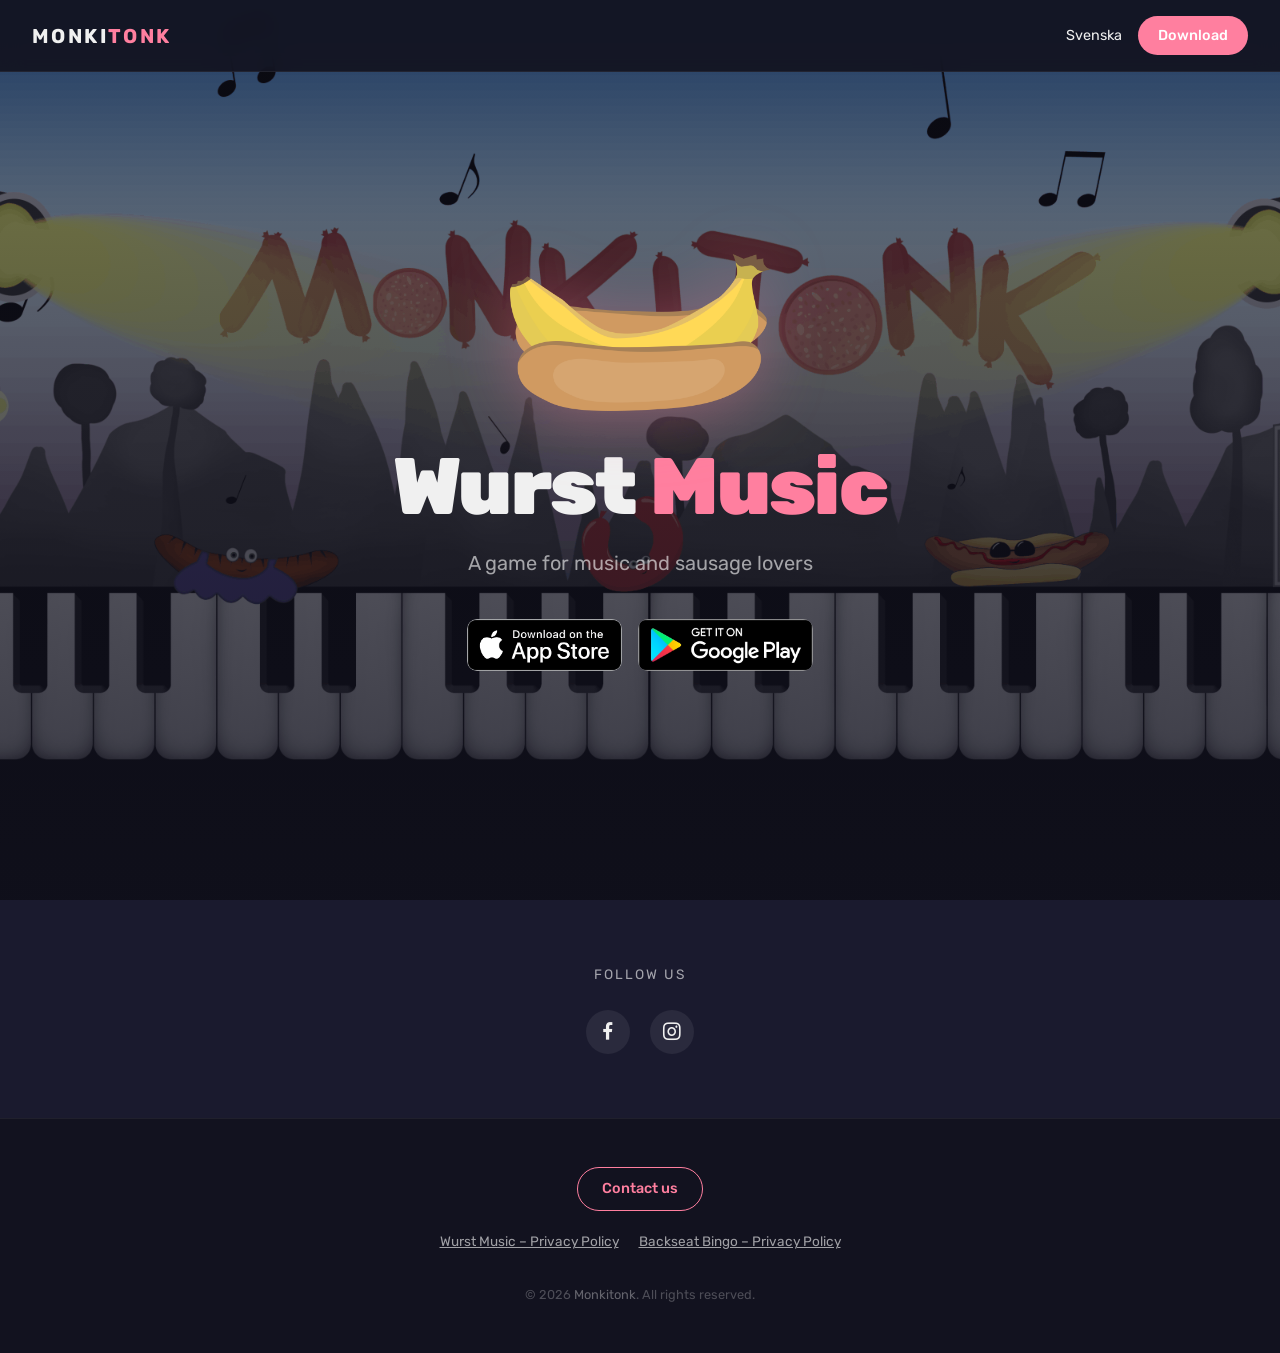
<file: index.html>
<!DOCTYPE html>
<html lang="en">
<head>
  <meta charset="UTF-8">
  <meta name="viewport" content="width=device-width, initial-scale=1.0">
  <meta name="description" content="A game for music and sausage lovers, made by Monkitonk.">
  <link rel="canonical" href="https://monkitonk.com/">
  <link rel="alternate" hreflang="sv" href="https://monkitonk.com/sv/">
  <link rel="alternate" hreflang="en" href="https://monkitonk.com/">
  <link rel="alternate" hreflang="x-default" href="https://monkitonk.com/">
  <title>Wurst Music – Monkitonk</title>
  <link href="https://fonts.googleapis.com/css2?family=Rubik:wght@400;500;700;900&display=swap" rel="stylesheet">
  <link rel="stylesheet" href="assets/socicon/css/styles.css">
  <link rel="stylesheet" href="assets/site.css">
</head>
<body>

  <nav>
    <a href="./" class="logo">MONKI<span>TONK</span></a>
    <div class="nav-actions">
      <a class="language-link" href="sv/" lang="sv" hreflang="sv">Svenska</a>
      <a href="#download" class="btn-nav">Download</a>
    </div>
  </nav>

  <section class="hero">
    <img class="game-logo" src="assets/images/bananasausagetoinsta.png" alt="Wurst Music">
    <h1>Wurst <span>Music</span></h1>
    <p>A game for music and sausage lovers</p>
    <div class="download-buttons" id="download">
      <a href="https://apps.apple.com/se/app/wurst-music/id1530713475" target="_blank" rel="noopener">
        <img src="assets/images/appstore.png" alt="Download on the App Store">
      </a>
      <a href="https://play.google.com/store/apps/details?id=com.Monkitonk.WurstMusic" target="_blank" rel="noopener">
        <img src="assets/images/googleplay.png" alt="Get it on Google Play">
      </a>
    </div>
  </section>

  <section class="social">
    <p>Follow us</p>
    <div class="social-icons">
<a href="https://www.facebook.com/MonkitonkApps/" target="_blank" rel="noopener" aria-label="Facebook">
        <span class="socicon socicon-facebook"></span>
      </a>
      <a href="https://www.instagram.com/monkitonkapps/" target="_blank" rel="noopener" aria-label="Instagram">
        <span class="socicon socicon-instagram"></span>
      </a>
    </div>
  </section>

  <footer>
    <a href="mailto:contact.monkitonk@gmail.com" class="btn-outline">Contact us</a>
    <div class="policy-links">
      <a href="PrivatePolicy/">Wurst Music – Privacy Policy</a>
      <a href="carbingo/privacy/#english">Backseat Bingo – Privacy Policy</a>
    </div>
    <p class="copyright">
      &copy; 2026 <a href="./">Monkitonk</a>. All rights reserved.
    </p>
  </footer>

</body>
</html>
</file>
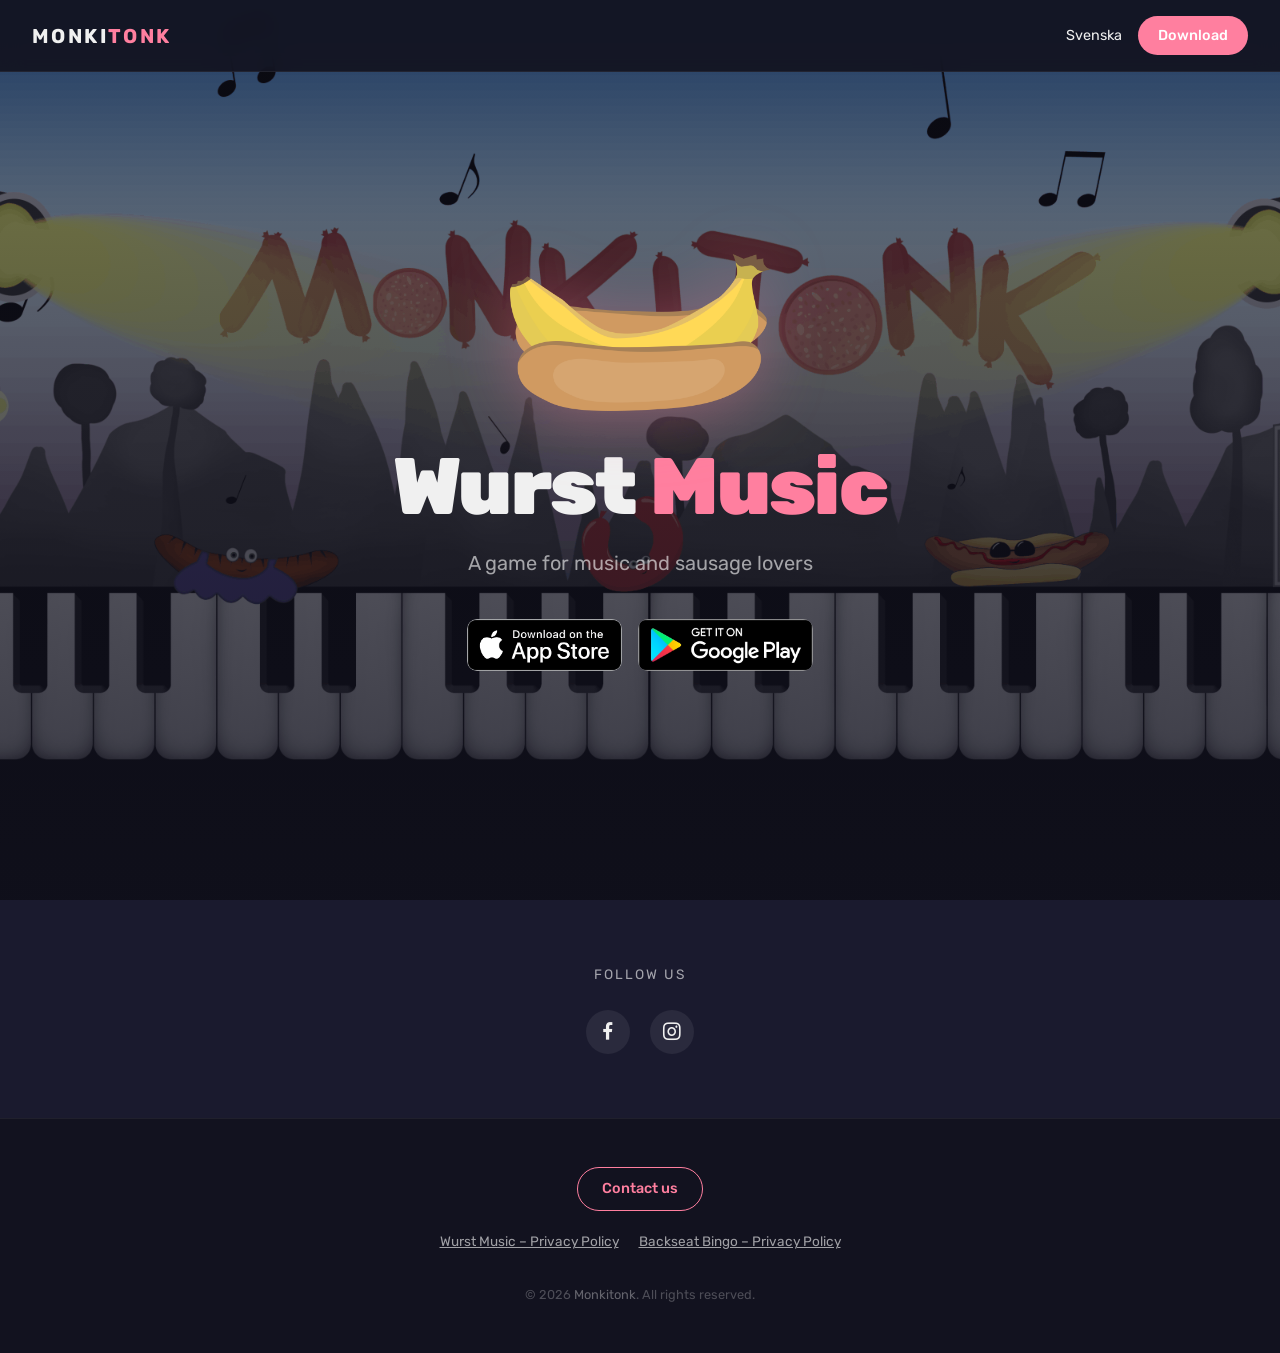
<file: en/index.html>
<!doctype html>
<html lang="en">
<head>
  <meta charset="utf-8">
  <meta name="viewport" content="width=device-width, initial-scale=1">
  <meta http-equiv="refresh" content="0; url=../">
  <link rel="canonical" href="https://monkitonk.com/">
  <meta name="robots" content="noindex">
  <title>Monkitonk</title>
</head>
<body><p><a href="../">Continue to Monkitonk</a></p></body>
</html>
</file>
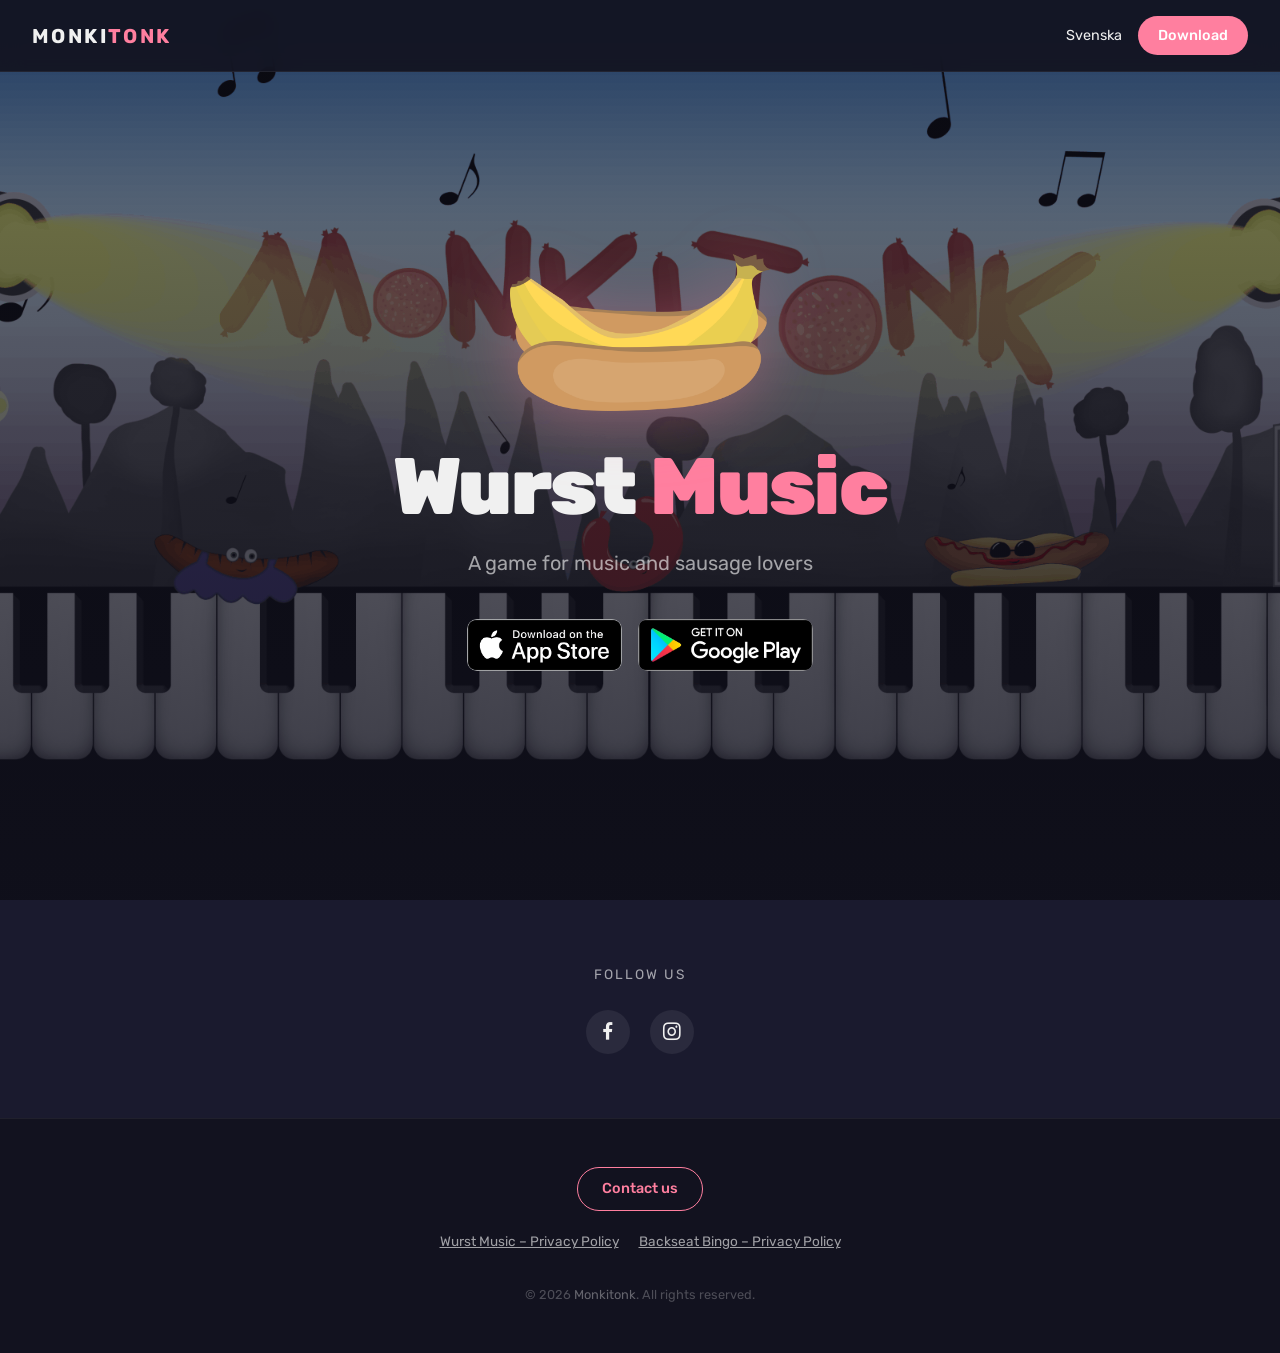
<file: monkitonk_com/index.html>
<!doctype html>
<html lang="en">
<head>
  <meta charset="utf-8">
  <meta name="viewport" content="width=device-width, initial-scale=1">
  <meta http-equiv="refresh" content="0; url=../">
  <meta name="robots" content="noindex">
  <title>Monkitonk</title>
</head>
<body><p><a href="../">Continue to Monkitonk in English</a></p></body>
</html>
</file>
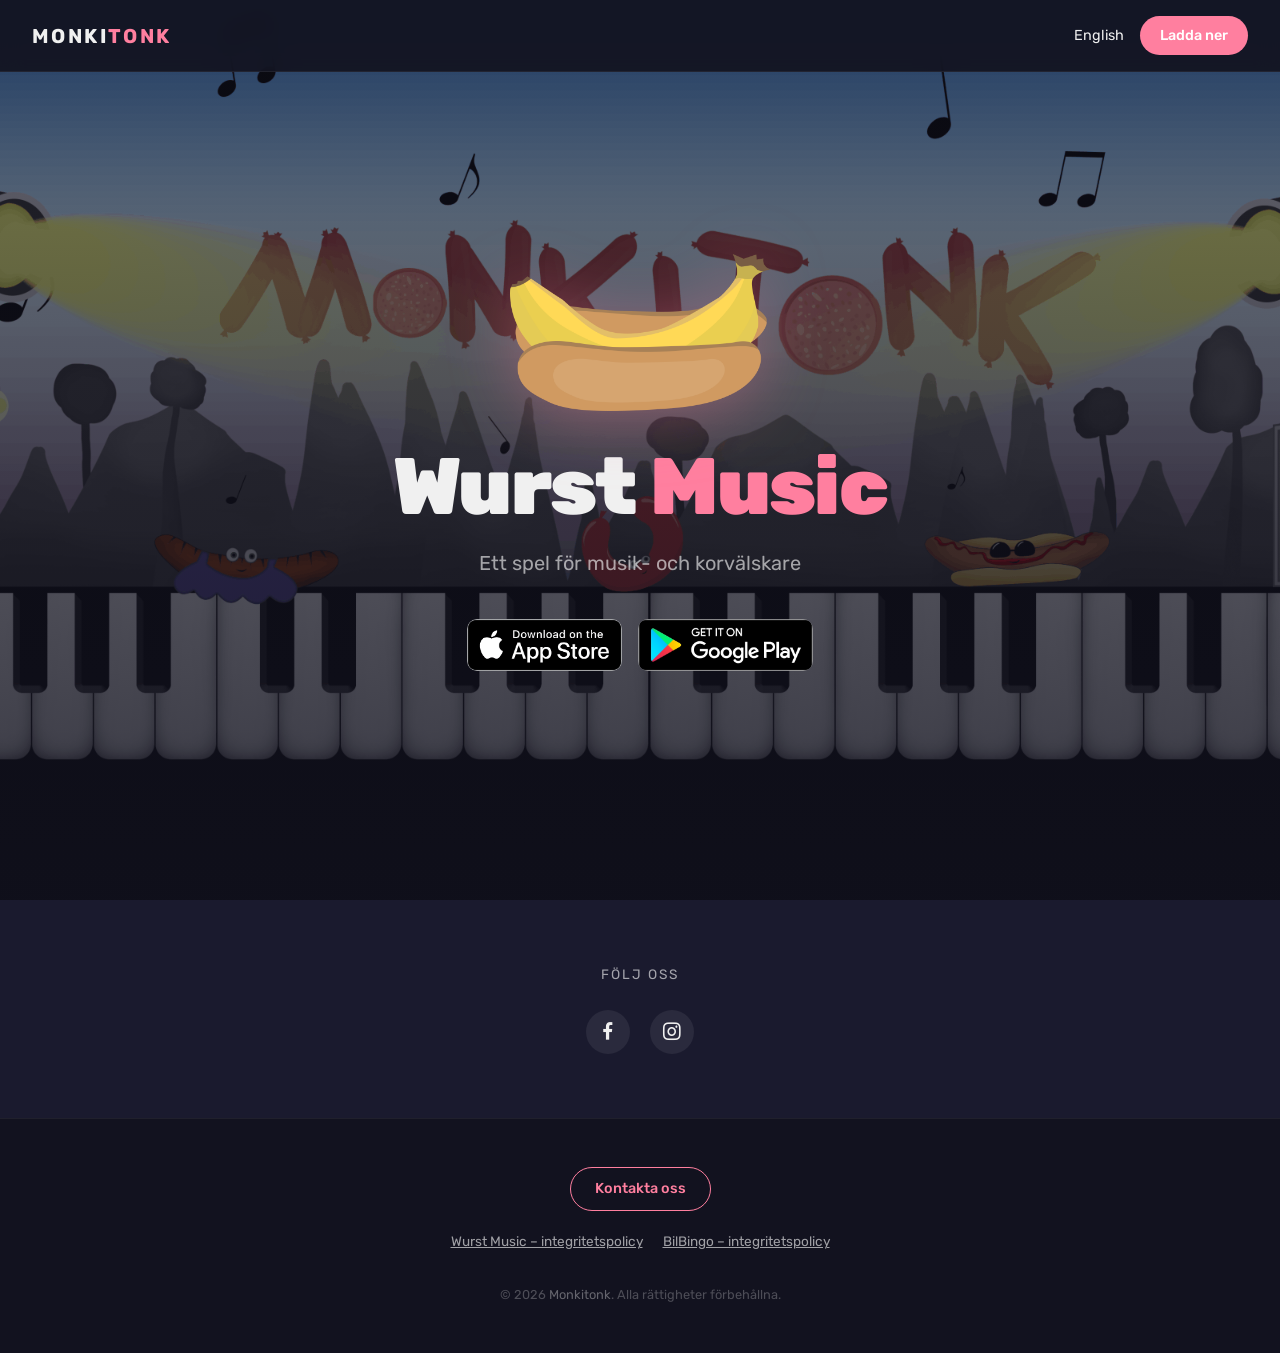
<file: monkitonk_se/index.html>
<!doctype html>
<html lang="sv">
<head>
  <meta charset="utf-8">
  <meta name="viewport" content="width=device-width, initial-scale=1">
  <meta http-equiv="refresh" content="0; url=../sv/">
  <meta name="robots" content="noindex">
  <title>Monkitonk</title>
</head>
<body><p><a href="../sv/">Fortsätt till Monkitonk på svenska</a></p></body>
</html>
</file>
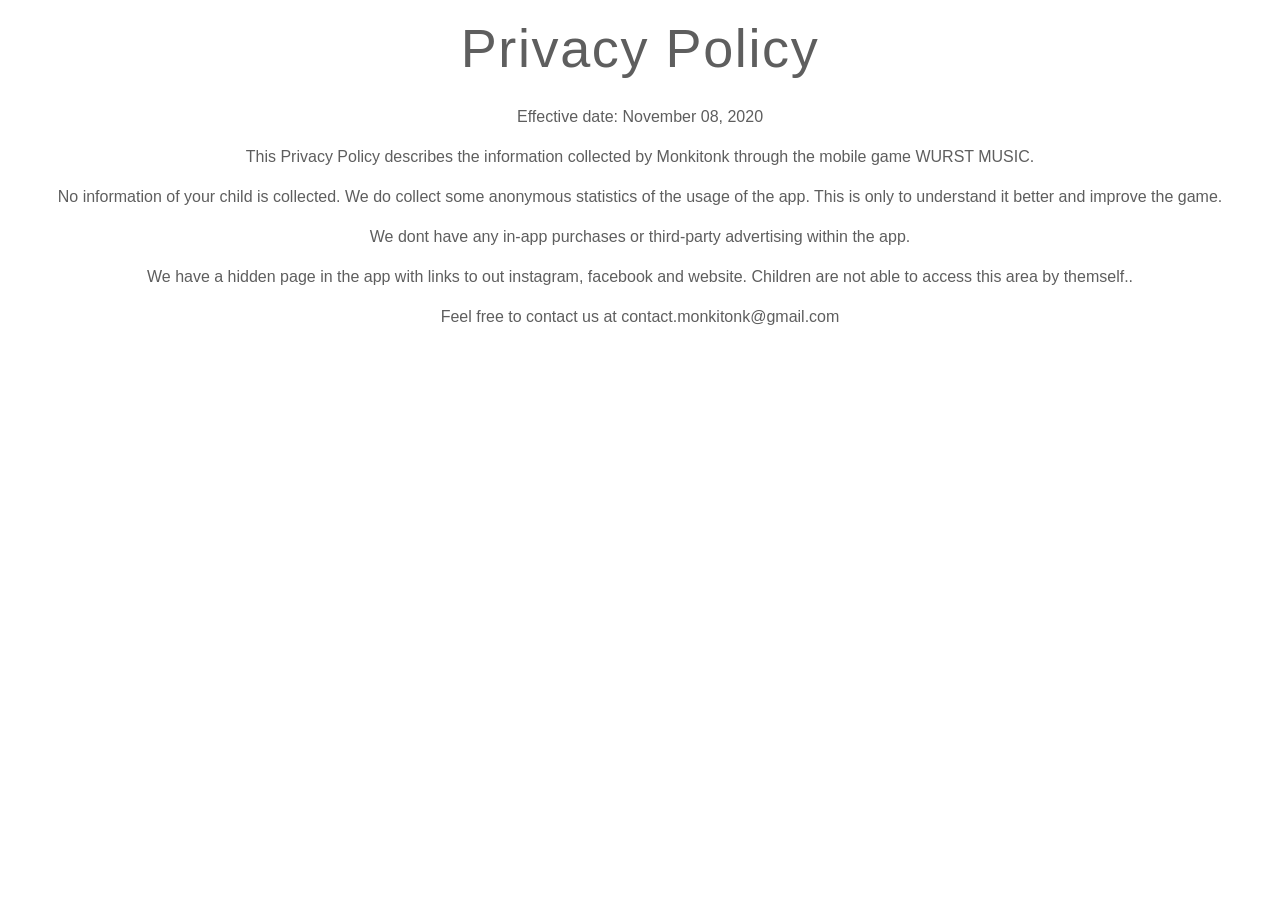
<file: PrivatePolicy/index.html>
<!DOCTYPE html>
<html lang="en">

<head>
    <link href="https://fonts.googleapis.com/css?family=Black+Ops+One" rel="stylesheet">
    <link rel="stylesheet" href="https://maxcdn.bootstrapcdn.com/bootstrap/4.0.0-beta.2/css/bootstrap.min.css" integrity="sha384-PsH8R72JQ3SOdhVi3uxftmaW6Vc51MKb0q5P2rRUpPvrszuE4W1povHYgTpBfshb"
        crossorigin="anonymous">

    <meta charset="UTF-8">
    <meta name="viewport" content="width=device-width, initial-scale=1.0">
    <meta http-equiv="X-UA-Compatible" content="ie=edge">
    <link rel="stylesheet" href="style.css">
    <title>Privacy Policy</title>
</head>

<body>

    <header>
        <h1>Privacy Policy</h1>
    </header>

    <p>Effective date: November 08, 2020</p>

    <p>This Privacy Policy describes the information collected by Monkitonk through the mobile game WURST MUSIC. </p>

    <p> No information of your child is collected. We do collect some anonymous statistics of the usage of the app.
      This is only to understand it better and improve the game. </p>
    <p> We dont have any in-app purchases or third-party advertising within the app.</p>
    <p> We have a hidden page in the app with links to out instagram, facebook and website. Children are not able to access this area by themself..</p>
    <p> Feel free to contact us at contact.monkitonk@gmail.com</p>

</body>

</html>
</file>
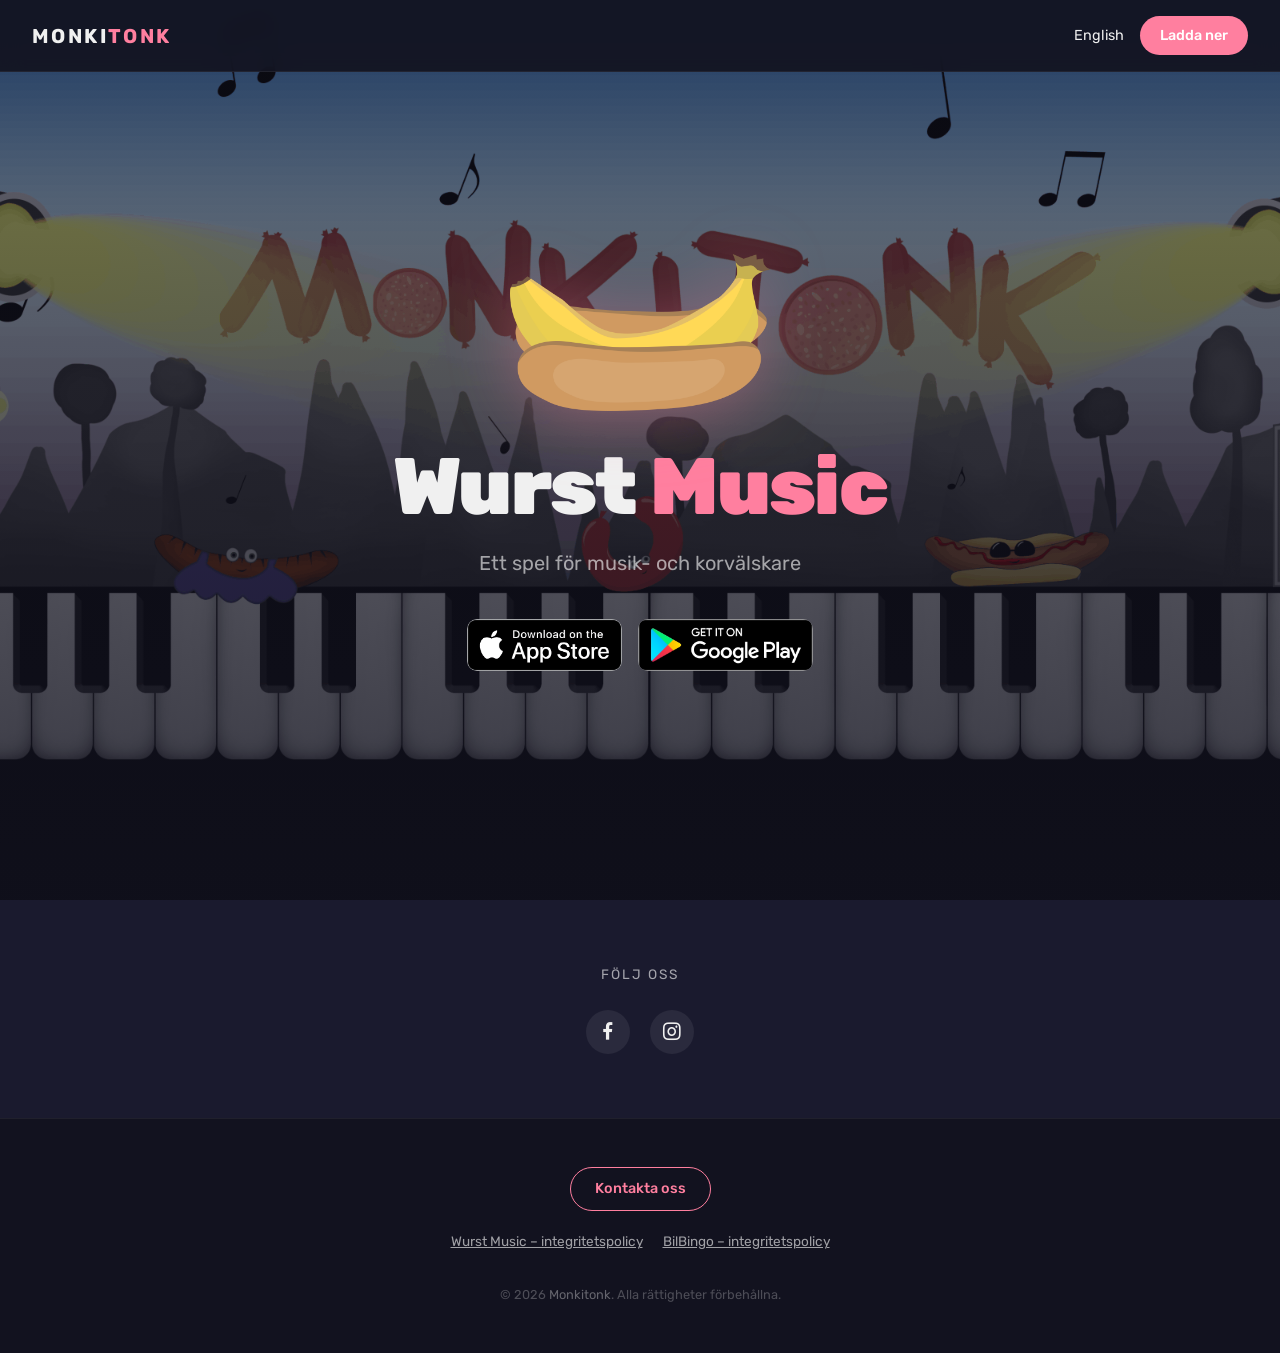
<file: sv/index.html>
<!DOCTYPE html>
<html lang="sv">
<head>
  <meta charset="UTF-8">
  <meta name="viewport" content="width=device-width, initial-scale=1.0">
  <meta name="description" content="Ett spel för musik- och korvälskare från Monkitonk.">
  <link rel="canonical" href="https://monkitonk.com/sv/">
  <link rel="alternate" hreflang="sv" href="https://monkitonk.com/sv/">
  <link rel="alternate" hreflang="en" href="https://monkitonk.com/">
  <link rel="alternate" hreflang="x-default" href="https://monkitonk.com/">
  <title>Wurst Music – Monkitonk</title>
  <link href="https://fonts.googleapis.com/css2?family=Rubik:wght@400;500;700;900&display=swap" rel="stylesheet">
  <link rel="stylesheet" href="../assets/socicon/css/styles.css">
  <link rel="stylesheet" href="../assets/site.css">
</head>
<body>

  <nav>
    <a href="./" class="logo">MONKI<span>TONK</span></a>
    <div class="nav-actions">
      <a class="language-link" href="../" lang="en" hreflang="en">English</a>
      <a href="#ladda-ner" class="btn-nav">Ladda ner</a>
    </div>
  </nav>

  <section class="hero">
    <img class="game-logo" src="../assets/images/bananasausagetoinsta.png" alt="Wurst Music">
    <h1>Wurst <span>Music</span></h1>
    <p>Ett spel för musik- och korvälskare</p>
    <div class="download-buttons" id="ladda-ner">
      <a href="https://apps.apple.com/se/app/wurst-music/id1530713475" target="_blank" rel="noopener">
        <img src="../assets/images/appstore.png" alt="Ladda ner på App Store">
      </a>
      <a href="https://play.google.com/store/apps/details?id=com.Monkitonk.WurstMusic" target="_blank" rel="noopener">
        <img src="../assets/images/googleplay.png" alt="Hämta på Google Play">
      </a>
    </div>
  </section>

  <section class="social">
    <p>Följ oss</p>
    <div class="social-icons">
      <a href="https://www.facebook.com/MonkitonkApps/" target="_blank" rel="noopener" aria-label="Facebook">
        <span class="socicon socicon-facebook"></span>
      </a>
      <a href="https://www.instagram.com/monkitonkapps/" target="_blank" rel="noopener" aria-label="Instagram">
        <span class="socicon socicon-instagram"></span>
      </a>
    </div>
  </section>

  <footer>
    <a href="mailto:contact.monkitonk@gmail.com" class="btn-outline">Kontakta oss</a>
    <div class="policy-links">
      <a href="../PrivatePolicy/">Wurst Music – integritetspolicy</a>
      <a href="../carbingo/privacy/">BilBingo – integritetspolicy</a>
    </div>
    <p class="copyright">
      &copy; 2026 <a href="./">Monkitonk</a>. Alla rättigheter förbehållna.
    </p>
  </footer>

</body>
</html>
</file>
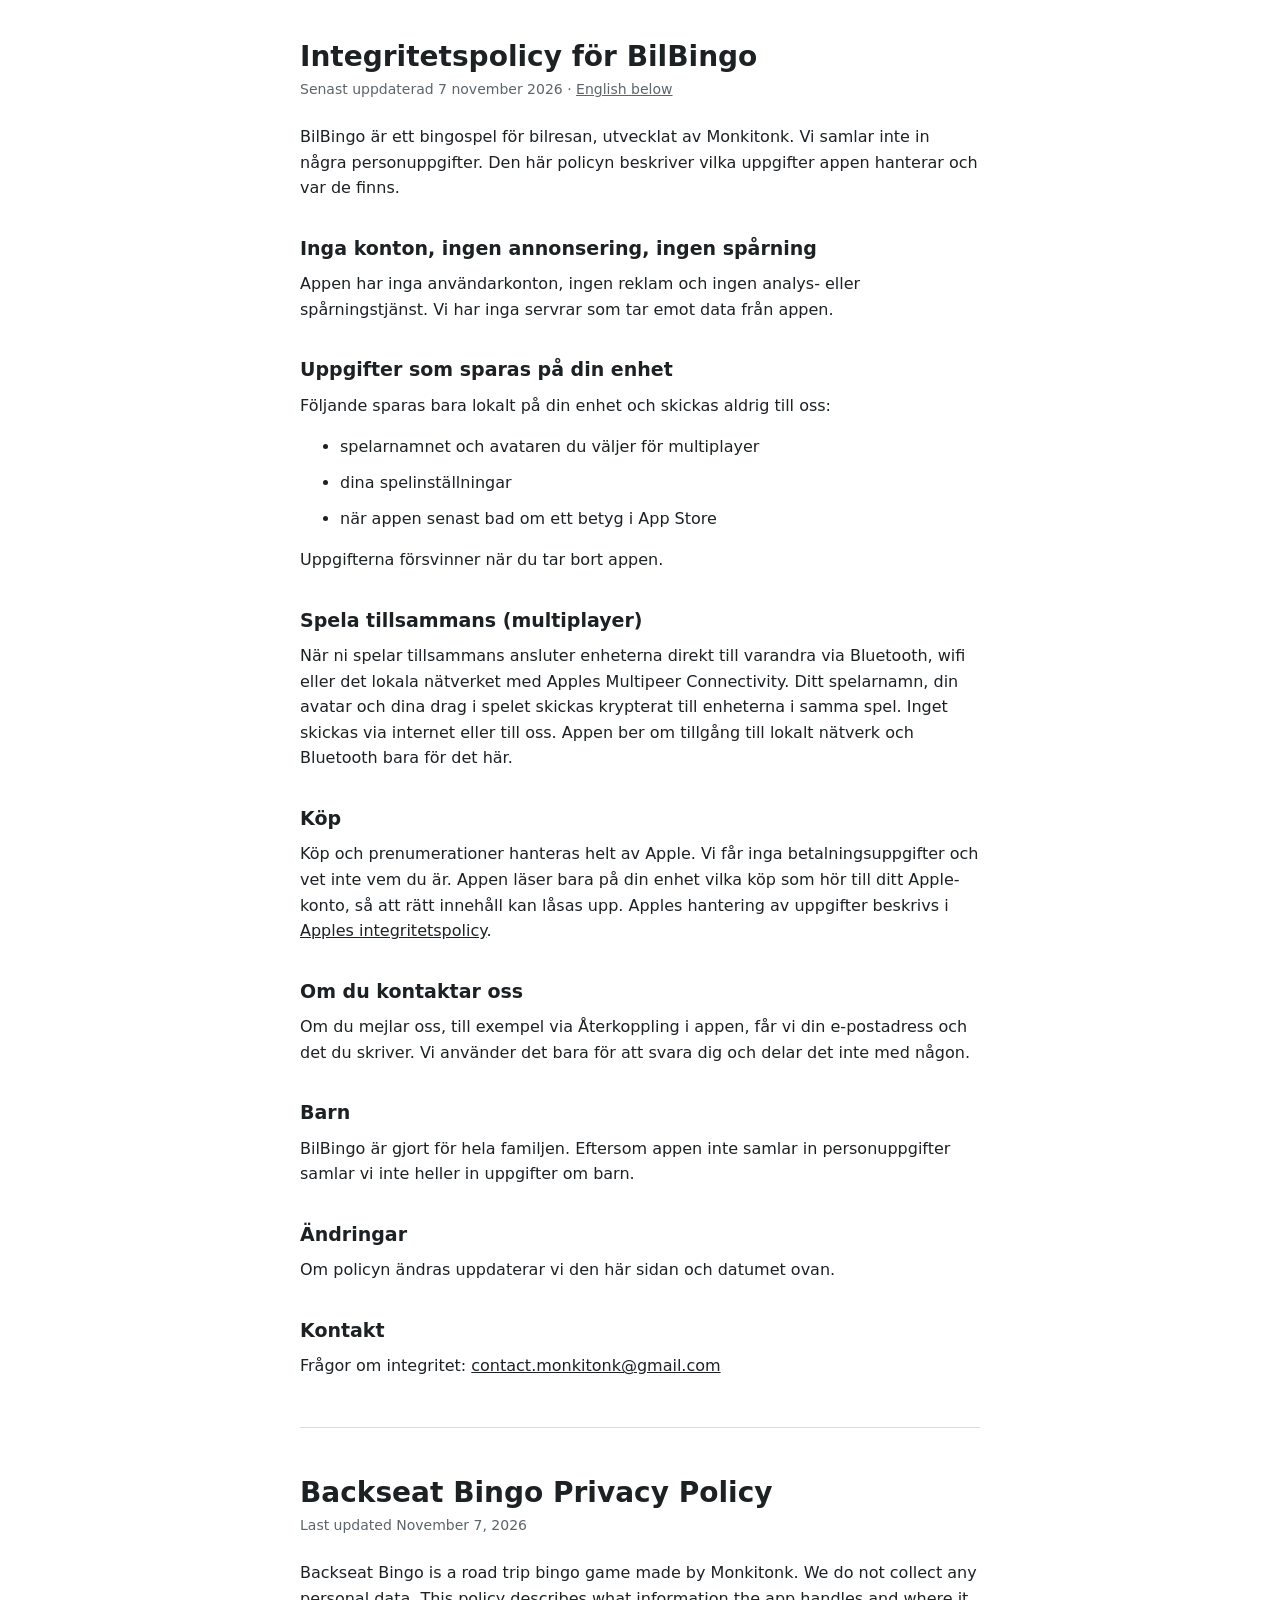
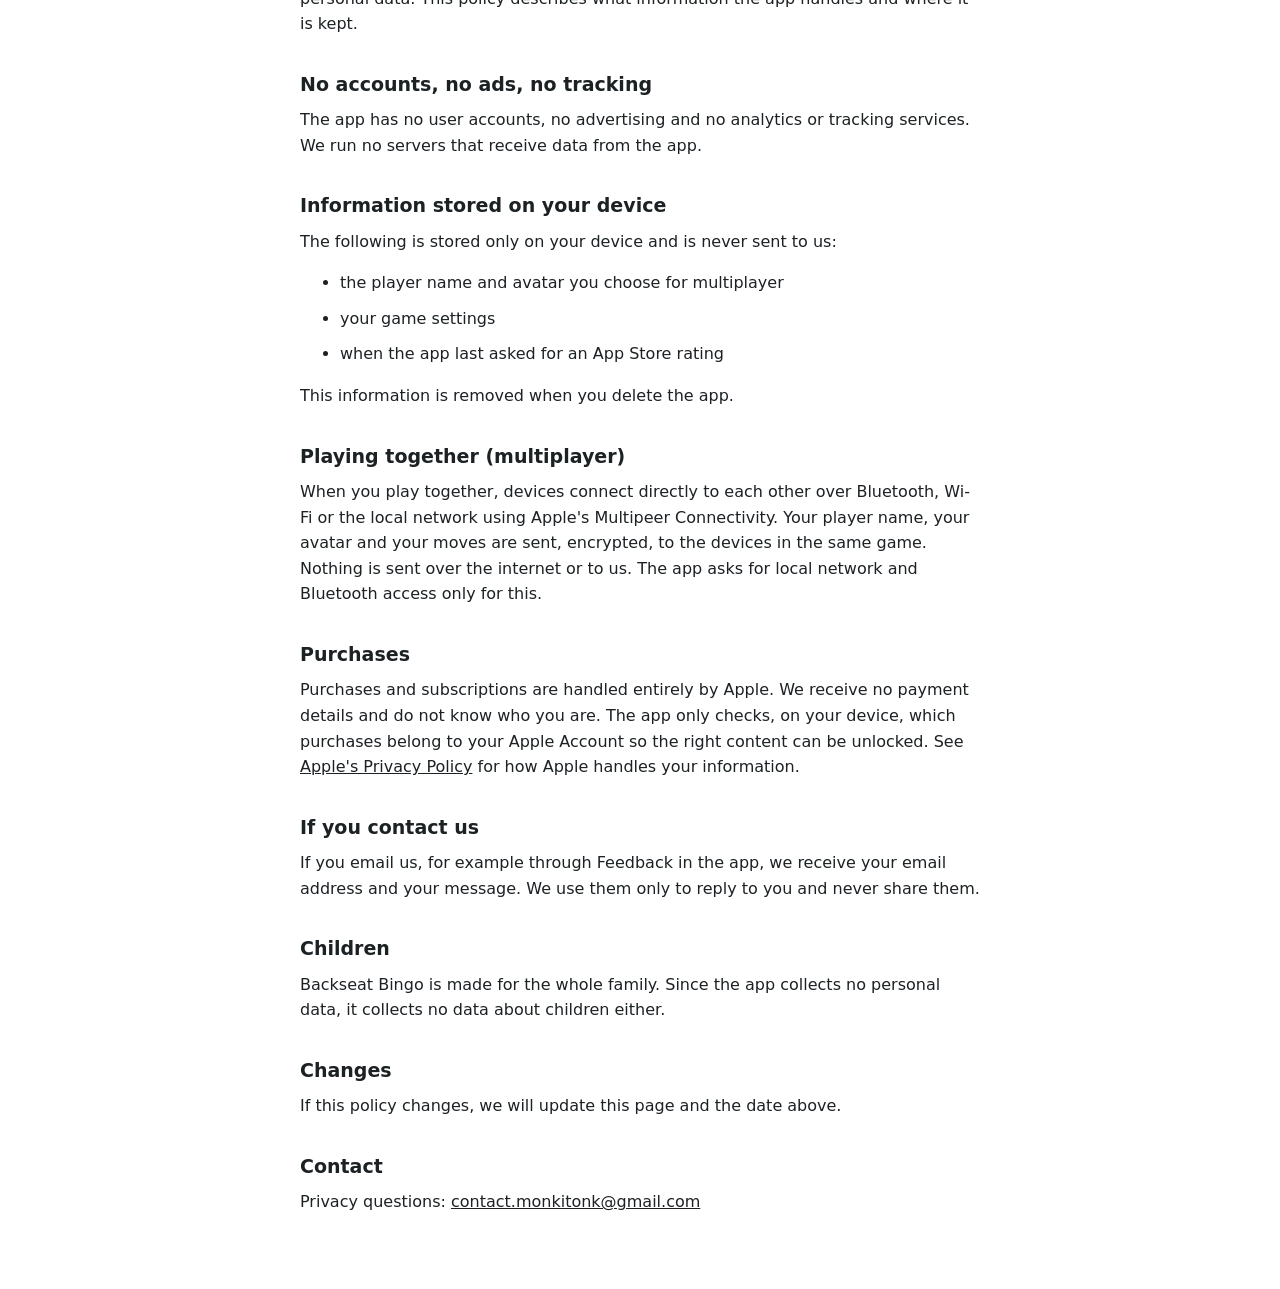
<file: carbingo/privacy/index.html>
<!doctype html>
<html lang="sv">
<head>
<meta charset="utf-8">
<meta name="viewport" content="width=device-width, initial-scale=1">
<title>BilBingo – Integritetspolicy / Backseat Bingo – Privacy Policy</title>
<style>
  :root { --bg: #ffffff; --fg: #1c2124; --muted: #5b656b; --line: #d9ddda; }
  @media (prefers-color-scheme: dark) { :root { --bg: #14181b; --fg: #e8ebe9; --muted: #9aa5ab; --line: #2e363b; } }
  body { margin: 0; background: var(--bg); color: var(--fg); font: 16px/1.6 -apple-system, system-ui, "Segoe UI", sans-serif; }
  main { max-width: 680px; margin: 0 auto; padding: 40px 20px 64px; }
  h1 { font-size: 28px; line-height: 1.2; margin: 0 0 4px; }
  h2 { font-size: 19px; margin: 32px 0 8px; }
  p, li { margin: 0 0 10px; }
  .meta { color: var(--muted); font-size: 14px; margin-bottom: 24px; }
  hr { border: 0; border-top: 1px solid var(--line); margin: 48px 0; }
  a { color: inherit; }
</style>
</head>
<body>
<main>

<article lang="sv">
  <h1>Integritetspolicy för BilBingo</h1>
  <p class="meta">Senast uppdaterad 7 november 2026 · <a href="#english">English below</a></p>

  <p>BilBingo är ett bingospel för bilresan, utvecklat av Monkitonk. Vi samlar inte in några personuppgifter. Den här policyn beskriver vilka uppgifter appen hanterar och var de finns.</p>

  <h2>Inga konton, ingen annonsering, ingen spårning</h2>
  <p>Appen har inga användarkonton, ingen reklam och ingen analys- eller spårningstjänst. Vi har inga servrar som tar emot data från appen.</p>

  <h2>Uppgifter som sparas på din enhet</h2>
  <p>Följande sparas bara lokalt på din enhet och skickas aldrig till oss:</p>
  <ul>
    <li>spelarnamnet och avataren du väljer för multiplayer</li>
    <li>dina spelinställningar</li>
    <li>när appen senast bad om ett betyg i App Store</li>
  </ul>
  <p>Uppgifterna försvinner när du tar bort appen.</p>

  <h2>Spela tillsammans (multiplayer)</h2>
  <p>När ni spelar tillsammans ansluter enheterna direkt till varandra via Bluetooth, wifi eller det lokala nätverket med Apples Multipeer Connectivity. Ditt spelarnamn, din avatar och dina drag i spelet skickas krypterat till enheterna i samma spel. Inget skickas via internet eller till oss. Appen ber om tillgång till lokalt nätverk och Bluetooth bara för det här.</p>

  <h2>Köp</h2>
  <p>Köp och prenumerationer hanteras helt av Apple. Vi får inga betalningsuppgifter och vet inte vem du är. Appen läser bara på din enhet vilka köp som hör till ditt Apple-konto, så att rätt innehåll kan låsas upp. Apples hantering av uppgifter beskrivs i <a href="https://www.apple.com/legal/privacy/">Apples integritetspolicy</a>.</p>

  <h2>Om du kontaktar oss</h2>
  <p>Om du mejlar oss, till exempel via Återkoppling i appen, får vi din e-postadress och det du skriver. Vi använder det bara för att svara dig och delar det inte med någon.</p>

  <h2>Barn</h2>
  <p>BilBingo är gjort för hela familjen. Eftersom appen inte samlar in personuppgifter samlar vi inte heller in uppgifter om barn.</p>

  <h2>Ändringar</h2>
  <p>Om policyn ändras uppdaterar vi den här sidan och datumet ovan.</p>

  <h2>Kontakt</h2>
  <p>Frågor om integritet: <a href="mailto:contact.monkitonk@gmail.com">contact.monkitonk@gmail.com</a></p>
</article>

<hr>

<article lang="en" id="english">
  <h1>Backseat Bingo Privacy Policy</h1>
  <p class="meta">Last updated November 7, 2026</p>

  <p>Backseat Bingo is a road trip bingo game made by Monkitonk. We do not collect any personal data. This policy describes what information the app handles and where it is kept.</p>

  <h2>No accounts, no ads, no tracking</h2>
  <p>The app has no user accounts, no advertising and no analytics or tracking services. We run no servers that receive data from the app.</p>

  <h2>Information stored on your device</h2>
  <p>The following is stored only on your device and is never sent to us:</p>
  <ul>
    <li>the player name and avatar you choose for multiplayer</li>
    <li>your game settings</li>
    <li>when the app last asked for an App Store rating</li>
  </ul>
  <p>This information is removed when you delete the app.</p>

  <h2>Playing together (multiplayer)</h2>
  <p>When you play together, devices connect directly to each other over Bluetooth, Wi-Fi or the local network using Apple's Multipeer Connectivity. Your player name, your avatar and your moves are sent, encrypted, to the devices in the same game. Nothing is sent over the internet or to us. The app asks for local network and Bluetooth access only for this.</p>

  <h2>Purchases</h2>
  <p>Purchases and subscriptions are handled entirely by Apple. We receive no payment details and do not know who you are. The app only checks, on your device, which purchases belong to your Apple Account so the right content can be unlocked. See <a href="https://www.apple.com/legal/privacy/">Apple's Privacy Policy</a> for how Apple handles your information.</p>

  <h2>If you contact us</h2>
  <p>If you email us, for example through Feedback in the app, we receive your email address and your message. We use them only to reply to you and never share them.</p>

  <h2>Children</h2>
  <p>Backseat Bingo is made for the whole family. Since the app collects no personal data, it collects no data about children either.</p>

  <h2>Changes</h2>
  <p>If this policy changes, we will update this page and the date above.</p>

  <h2>Contact</h2>
  <p>Privacy questions: <a href="mailto:contact.monkitonk@gmail.com">contact.monkitonk@gmail.com</a></p>
</article>

</main>
</body>
</html>
</file>
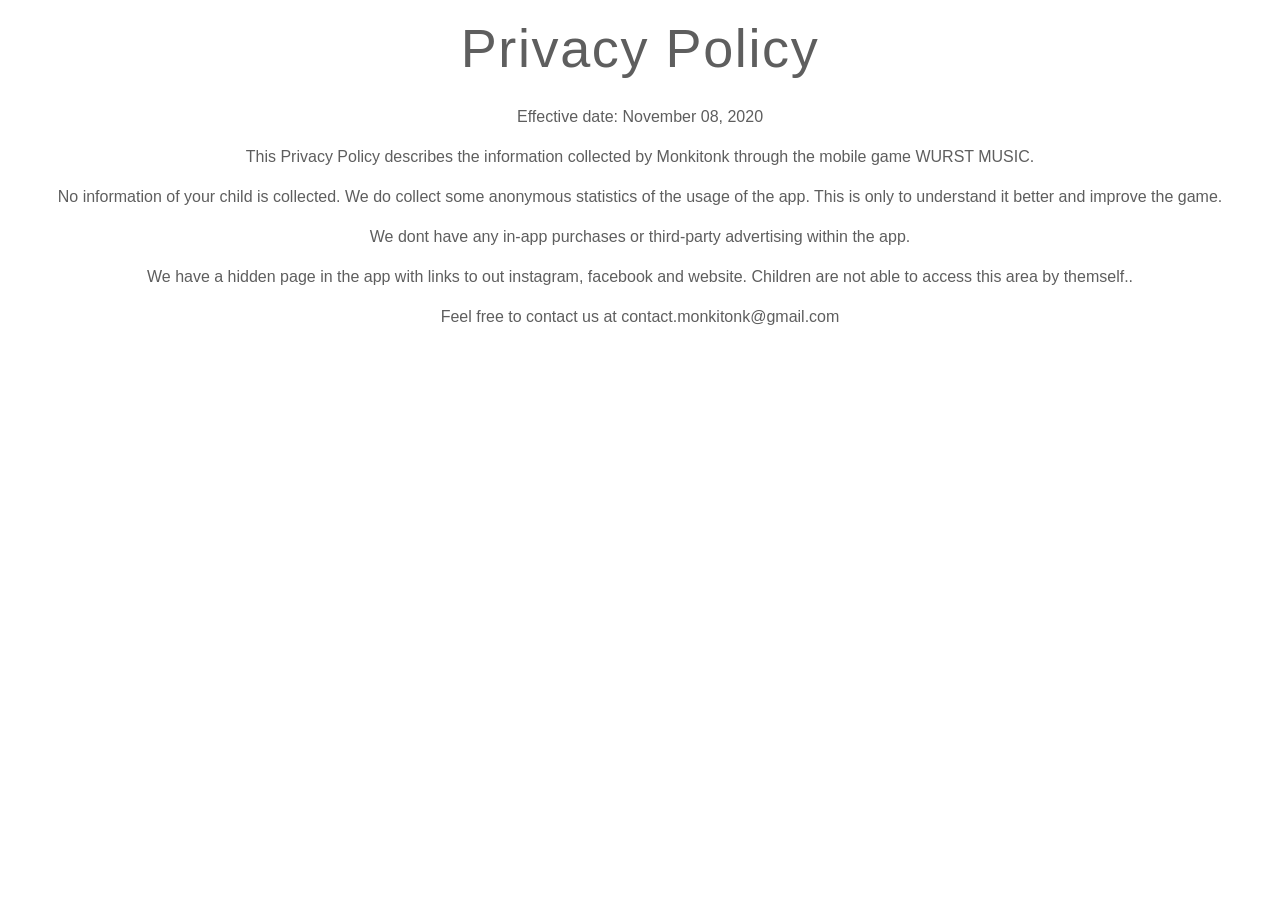
<file: monkitonk_com/PrivatePolicy/index.html>
<!doctype html>
<html lang="en">
<head>
  <meta charset="utf-8">
  <meta name="viewport" content="width=device-width, initial-scale=1">
  <meta http-equiv="refresh" content="0; url=../../PrivatePolicy/">
  <meta name="robots" content="noindex">
  <title>Monkitonk</title>
</head>
<body><p><a href="../../PrivatePolicy/">Wurst Music Privacy Policy</a></p></body>
</html>
</file>
<file: assets/socicon/css/styles.css>
@charset "UTF-8";

@font-face {
  font-family: 'Socicon';
  src:  url('../fonts/socicon.eot');
  src:  url('../fonts/socicon.eot?#iefix') format('embedded-opentype'),
    url('../fonts/socicon.woff2') format('woff2'),
    url('../fonts/socicon.ttf') format('truetype'),
    url('../fonts/socicon.woff') format('woff'),
    url('../fonts/socicon.svg#socicon') format('svg');
  font-weight: normal;
  font-style: normal;
}

[data-icon]:before {
  font-family: "socicon" !important;
  content: attr(data-icon);
  font-style: normal !important;
  font-weight: normal !important;
  font-variant: normal !important;
  text-transform: none !important;
  speak: none;
  line-height: 1;
  -webkit-font-smoothing: antialiased;
  -moz-osx-font-smoothing: grayscale;
}

[class^="socicon-"], [class*=" socicon-"] {
  /* use !important to prevent issues with browser extensions that change fonts */
  font-family: 'Socicon' !important;
  speak: none;
  font-style: normal;
  font-weight: normal;
  font-variant: normal;
  text-transform: none;
  line-height: 1;

  /* Better Font Rendering =========== */
  -webkit-font-smoothing: antialiased;
  -moz-osx-font-smoothing: grayscale;
}

.socicon-eitaa:before {
  content: "\e97c";
}
.socicon-soroush:before {
  content: "\e97d";
}
.socicon-bale:before {
  content: "\e97e";
}
.socicon-zazzle:before {
  content: "\e97b";
}
.socicon-society6:before {
  content: "\e97a";
}
.socicon-redbubble:before {
  content: "\e979";
}
.socicon-avvo:before {
  content: "\e978";
}
.socicon-stitcher:before {
  content: "\e977";
}
.socicon-googlehangouts:before {
  content: "\e974";
}
.socicon-dlive:before {
  content: "\e975";
}
.socicon-vsco:before {
  content: "\e976";
}
.socicon-flipboard:before {
  content: "\e973";
}
.socicon-ubuntu:before {
  content: "\e958";
}
.socicon-artstation:before {
  content: "\e959";
}
.socicon-invision:before {
  content: "\e95a";
}
.socicon-torial:before {
  content: "\e95b";
}
.socicon-collectorz:before {
  content: "\e95c";
}
.socicon-seenthis:before {
  content: "\e95d";
}
.socicon-googleplaymusic:before {
  content: "\e95e";
}
.socicon-debian:before {
  content: "\e95f";
}
.socicon-filmfreeway:before {
  content: "\e960";
}
.socicon-gnome:before {
  content: "\e961";
}
.socicon-itchio:before {
  content: "\e962";
}
.socicon-jamendo:before {
  content: "\e963";
}
.socicon-mix:before {
  content: "\e964";
}
.socicon-sharepoint:before {
  content: "\e965";
}
.socicon-tinder:before {
  content: "\e966";
}
.socicon-windguru:before {
  content: "\e967";
}
.socicon-cdbaby:before {
  content: "\e968";
}
.socicon-elementaryos:before {
  content: "\e969";
}
.socicon-stage32:before {
  content: "\e96a";
}
.socicon-tiktok:before {
  content: "\e96b";
}
.socicon-gitter:before {
  content: "\e96c";
}
.socicon-letterboxd:before {
  content: "\e96d";
}
.socicon-threema:before {
  content: "\e96e";
}
.socicon-splice:before {
  content: "\e96f";
}
.socicon-metapop:before {
  content: "\e970";
}
.socicon-naver:before {
  content: "\e971";
}
.socicon-remote:before {
  content: "\e972";
}
.socicon-internet:before {
  content: "\e957";
}
.socicon-moddb:before {
  content: "\e94b";
}
.socicon-indiedb:before {
  content: "\e94c";
}
.socicon-traxsource:before {
  content: "\e94d";
}
.socicon-gamefor:before {
  content: "\e94e";
}
.socicon-pixiv:before {
  content: "\e94f";
}
.socicon-myanimelist:before {
  content: "\e950";
}
.socicon-blackberry:before {
  content: "\e951";
}
.socicon-wickr:before {
  content: "\e952";
}
.socicon-spip:before {
  content: "\e953";
}
.socicon-napster:before {
  content: "\e954";
}
.socicon-beatport:before {
  content: "\e955";
}
.socicon-hackerone:before {
  content: "\e956";
}
.socicon-hackernews:before {
  content: "\e946";
}
.socicon-smashwords:before {
  content: "\e947";
}
.socicon-kobo:before {
  content: "\e948";
}
.socicon-bookbub:before {
  content: "\e949";
}
.socicon-mailru:before {
  content: "\e94a";
}
.socicon-gitlab:before {
  content: "\e945";
}
.socicon-instructables:before {
  content: "\e944";
}
.socicon-portfolio:before {
  content: "\e943";
}
.socicon-codered:before {
  content: "\e940";
}
.socicon-origin:before {
  content: "\e941";
}
.socicon-nextdoor:before {
  content: "\e942";
}
.socicon-udemy:before {
  content: "\e93f";
}
.socicon-livemaster:before {
  content: "\e93e";
}
.socicon-crunchbase:before {
  content: "\e93b";
}
.socicon-homefy:before {
  content: "\e93c";
}
.socicon-calendly:before {
  content: "\e93d";
}
.socicon-realtor:before {
  content: "\e90f";
}
.socicon-tidal:before {
  content: "\e910";
}
.socicon-qobuz:before {
  content: "\e911";
}
.socicon-natgeo:before {
  content: "\e912";
}
.socicon-mastodon:before {
  content: "\e913";
}
.socicon-unsplash:before {
  content: "\e914";
}
.socicon-homeadvisor:before {
  content: "\e915";
}
.socicon-angieslist:before {
  content: "\e916";
}
.socicon-codepen:before {
  content: "\e917";
}
.socicon-slack:before {
  content: "\e918";
}
.socicon-openaigym:before {
  content: "\e919";
}
.socicon-logmein:before {
  content: "\e91a";
}
.socicon-fiverr:before {
  content: "\e91b";
}
.socicon-gotomeeting:before {
  content: "\e91c";
}
.socicon-aliexpress:before {
  content: "\e91d";
}
.socicon-guru:before {
  content: "\e91e";
}
.socicon-appstore:before {
  content: "\e91f";
}
.socicon-homes:before {
  content: "\e920";
}
.socicon-zoom:before {
  content: "\e921";
}
.socicon-alibaba:before {
  content: "\e922";
}
.socicon-craigslist:before {
  content: "\e923";
}
.socicon-wix:before {
  content: "\e924";
}
.socicon-redfin:before {
  content: "\e925";
}
.socicon-googlecalendar:before {
  content: "\e926";
}
.socicon-shopify:before {
  content: "\e927";
}
.socicon-freelancer:before {
  content: "\e928";
}
.socicon-seedrs:before {
  content: "\e929";
}
.socicon-bing:before {
  content: "\e92a";
}
.socicon-doodle:before {
  content: "\e92b";
}
.socicon-bonanza:before {
  content: "\e92c";
}
.socicon-squarespace:before {
  content: "\e92d";
}
.socicon-toptal:before {
  content: "\e92e";
}
.socicon-gust:before {
  content: "\e92f";
}
.socicon-ask:before {
  content: "\e930";
}
.socicon-trulia:before {
  content: "\e931";
}
.socicon-loomly:before {
  content: "\e932";
}
.socicon-ghost:before {
  content: "\e933";
}
.socicon-upwork:before {
  content: "\e934";
}
.socicon-fundable:before {
  content: "\e935";
}
.socicon-booking:before {
  content: "\e936";
}
.socicon-googlemaps:before {
  content: "\e937";
}
.socicon-zillow:before {
  content: "\e938";
}
.socicon-niconico:before {
  content: "\e939";
}
.socicon-toneden:before {
  content: "\e93a";
}
.socicon-augment:before {
  content: "\e908";
}
.socicon-bitbucket:before {
  content: "\e909";
}
.socicon-fyuse:before {
  content: "\e90a";
}
.socicon-yt-gaming:before {
  content: "\e90b";
}
.socicon-sketchfab:before {
  content: "\e90c";
}
.socicon-mobcrush:before {
  content: "\e90d";
}
.socicon-microsoft:before {
  content: "\e90e";
}
.socicon-pandora:before {
  content: "\e907";
}
.socicon-messenger:before {
  content: "\e906";
}
.socicon-gamewisp:before {
  content: "\e905";
}
.socicon-bloglovin:before {
  content: "\e904";
}
.socicon-tunein:before {
  content: "\e903";
}
.socicon-gamejolt:before {
  content: "\e901";
}
.socicon-trello:before {
  content: "\e902";
}
.socicon-spreadshirt:before {
  content: "\e900";
}
.socicon-500px:before {
  content: "\e000";
}
.socicon-8tracks:before {
  content: "\e001";
}
.socicon-airbnb:before {
  content: "\e002";
}
.socicon-alliance:before {
  content: "\e003";
}
.socicon-amazon:before {
  content: "\e004";
}
.socicon-amplement:before {
  content: "\e005";
}
.socicon-android:before {
  content: "\e006";
}
.socicon-angellist:before {
  content: "\e007";
}
.socicon-apple:before {
  content: "\e008";
}
.socicon-appnet:before {
  content: "\e009";
}
.socicon-baidu:before {
  content: "\e00a";
}
.socicon-bandcamp:before {
  content: "\e00b";
}
.socicon-battlenet:before {
  content: "\e00c";
}
.socicon-mixer:before {
  content: "\e00d";
}
.socicon-bebee:before {
  content: "\e00e";
}
.socicon-bebo:before {
  content: "\e00f";
}
.socicon-behance:before {
  content: "\e010";
}
.socicon-blizzard:before {
  content: "\e011";
}
.socicon-blogger:before {
  content: "\e012";
}
.socicon-buffer:before {
  content: "\e013";
}
.socicon-chrome:before {
  content: "\e014";
}
.socicon-coderwall:before {
  content: "\e015";
}
.socicon-curse:before {
  content: "\e016";
}
.socicon-dailymotion:before {
  content: "\e017";
}
.socicon-deezer:before {
  content: "\e018";
}
.socicon-delicious:before {
  content: "\e019";
}
.socicon-deviantart:before {
  content: "\e01a";
}
.socicon-diablo:before {
  content: "\e01b";
}
.socicon-digg:before {
  content: "\e01c";
}
.socicon-discord:before {
  content: "\e01d";
}
.socicon-disqus:before {
  content: "\e01e";
}
.socicon-douban:before {
  content: "\e01f";
}
.socicon-draugiem:before {
  content: "\e020";
}
.socicon-dribbble:before {
  content: "\e021";
}
.socicon-drupal:before {
  content: "\e022";
}
.socicon-ebay:before {
  content: "\e023";
}
.socicon-ello:before {
  content: "\e024";
}
.socicon-endomodo:before {
  content: "\e025";
}
.socicon-envato:before {
  content: "\e026";
}
.socicon-etsy:before {
  content: "\e027";
}
.socicon-facebook:before {
  content: "\e028";
}
.socicon-feedburner:before {
  content: "\e029";
}
.socicon-filmweb:before {
  content: "\e02a";
}
.socicon-firefox:before {
  content: "\e02b";
}
.socicon-flattr:before {
  content: "\e02c";
}
.socicon-flickr:before {
  content: "\e02d";
}
.socicon-formulr:before {
  content: "\e02e";
}
.socicon-forrst:before {
  content: "\e02f";
}
.socicon-foursquare:before {
  content: "\e030";
}
.socicon-friendfeed:before {
  content: "\e031";
}
.socicon-github:before {
  content: "\e032";
}
.socicon-goodreads:before {
  content: "\e033";
}
.socicon-google:before {
  content: "\e034";
}
.socicon-googlescholar:before {
  content: "\e035";
}
.socicon-googlegroups:before {
  content: "\e036";
}
.socicon-googlephotos:before {
  content: "\e037";
}
.socicon-googleplus:before {
  content: "\e038";
}
.socicon-grooveshark:before {
  content: "\e039";
}
.socicon-hackerrank:before {
  content: "\e03a";
}
.socicon-hearthstone:before {
  content: "\e03b";
}
.socicon-hellocoton:before {
  content: "\e03c";
}
.socicon-heroes:before {
  content: "\e03d";
}
.socicon-smashcast:before {
  content: "\e03e";
}
.socicon-horde:before {
  content: "\e03f";
}
.socicon-houzz:before {
  content: "\e040";
}
.socicon-icq:before {
  content: "\e041";
}
.socicon-identica:before {
  content: "\e042";
}
.socicon-imdb:before {
  content: "\e043";
}
.socicon-instagram:before {
  content: "\e044";
}
.socicon-issuu:before {
  content: "\e045";
}
.socicon-istock:before {
  content: "\e046";
}
.socicon-itunes:before {
  content: "\e047";
}
.socicon-keybase:before {
  content: "\e048";
}
.socicon-lanyrd:before {
  content: "\e049";
}
.socicon-lastfm:before {
  content: "\e04a";
}
.socicon-line:before {
  content: "\e04b";
}
.socicon-linkedin:before {
  content: "\e04c";
}
.socicon-livejournal:before {
  content: "\e04d";
}
.socicon-lyft:before {
  content: "\e04e";
}
.socicon-macos:before {
  content: "\e04f";
}
.socicon-mail:before {
  content: "\e050";
}
.socicon-medium:before {
  content: "\e051";
}
.socicon-meetup:before {
  content: "\e052";
}
.socicon-mixcloud:before {
  content: "\e053";
}
.socicon-modelmayhem:before {
  content: "\e054";
}
.socicon-mumble:before {
  content: "\e055";
}
.socicon-myspace:before {
  content: "\e056";
}
.socicon-newsvine:before {
  content: "\e057";
}
.socicon-nintendo:before {
  content: "\e058";
}
.socicon-npm:before {
  content: "\e059";
}
.socicon-odnoklassniki:before {
  content: "\e05a";
}
.socicon-openid:before {
  content: "\e05b";
}
.socicon-opera:before {
  content: "\e05c";
}
.socicon-outlook:before {
  content: "\e05d";
}
.socicon-overwatch:before {
  content: "\e05e";
}
.socicon-patreon:before {
  content: "\e05f";
}
.socicon-paypal:before {
  content: "\e060";
}
.socicon-periscope:before {
  content: "\e061";
}
.socicon-persona:before {
  content: "\e062";
}
.socicon-pinterest:before {
  content: "\e063";
}
.socicon-play:before {
  content: "\e064";
}
.socicon-player:before {
  content: "\e065";
}
.socicon-playstation:before {
  content: "\e066";
}
.socicon-pocket:before {
  content: "\e067";
}
.socicon-qq:before {
  content: "\e068";
}
.socicon-quora:before {
  content: "\e069";
}
.socicon-raidcall:before {
  content: "\e06a";
}
.socicon-ravelry:before {
  content: "\e06b";
}
.socicon-reddit:before {
  content: "\e06c";
}
.socicon-renren:before {
  content: "\e06d";
}
.socicon-researchgate:before {
  content: "\e06e";
}
.socicon-residentadvisor:before {
  content: "\e06f";
}
.socicon-reverbnation:before {
  content: "\e070";
}
.socicon-rss:before {
  content: "\e071";
}
.socicon-sharethis:before {
  content: "\e072";
}
.socicon-skype:before {
  content: "\e073";
}
.socicon-slideshare:before {
  content: "\e074";
}
.socicon-smugmug:before {
  content: "\e075";
}
.socicon-snapchat:before {
  content: "\e076";
}
.socicon-songkick:before {
  content: "\e077";
}
.socicon-soundcloud:before {
  content: "\e078";
}
.socicon-spotify:before {
  content: "\e079";
}
.socicon-stackexchange:before {
  content: "\e07a";
}
.socicon-stackoverflow:before {
  content: "\e07b";
}
.socicon-starcraft:before {
  content: "\e07c";
}
.socicon-stayfriends:before {
  content: "\e07d";
}
.socicon-steam:before {
  content: "\e07e";
}
.socicon-storehouse:before {
  content: "\e07f";
}
.socicon-strava:before {
  content: "\e080";
}
.socicon-streamjar:before {
  content: "\e081";
}
.socicon-stumbleupon:before {
  content: "\e082";
}
.socicon-swarm:before {
  content: "\e083";
}
.socicon-teamspeak:before {
  content: "\e084";
}
.socicon-teamviewer:before {
  content: "\e085";
}
.socicon-technorati:before {
  content: "\e086";
}
.socicon-telegram:before {
  content: "\e087";
}
.socicon-tripadvisor:before {
  content: "\e088";
}
.socicon-tripit:before {
  content: "\e089";
}
.socicon-triplej:before {
  content: "\e08a";
}
.socicon-tumblr:before {
  content: "\e08b";
}
.socicon-twitch:before {
  content: "\e08c";
}
.socicon-twitter:before {
  content: "\e08d";
}
.socicon-uber:before {
  content: "\e08e";
}
.socicon-ventrilo:before {
  content: "\e08f";
}
.socicon-viadeo:before {
  content: "\e090";
}
.socicon-viber:before {
  content: "\e091";
}
.socicon-viewbug:before {
  content: "\e092";
}
.socicon-vimeo:before {
  content: "\e093";
}
.socicon-vine:before {
  content: "\e094";
}
.socicon-vkontakte:before {
  content: "\e095";
}
.socicon-warcraft:before {
  content: "\e096";
}
.socicon-wechat:before {
  content: "\e097";
}
.socicon-weibo:before {
  content: "\e098";
}
.socicon-whatsapp:before {
  content: "\e099";
}
.socicon-wikipedia:before {
  content: "\e09a";
}
.socicon-windows:before {
  content: "\e09b";
}
.socicon-wordpress:before {
  content: "\e09c";
}
.socicon-wykop:before {
  content: "\e09d";
}
.socicon-xbox:before {
  content: "\e09e";
}
.socicon-xing:before {
  content: "\e09f";
}
.socicon-yahoo:before {
  content: "\e0a0";
}
.socicon-yammer:before {
  content: "\e0a1";
}
.socicon-yandex:before {
  content: "\e0a2";
}
.socicon-yelp:before {
  content: "\e0a3";
}
.socicon-younow:before {
  content: "\e0a4";
}
.socicon-youtube:before {
  content: "\e0a5";
}
.socicon-zapier:before {
  content: "\e0a6";
}
.socicon-zerply:before {
  content: "\e0a7";
}
.socicon-zomato:before {
  content: "\e0a8";
}
.socicon-zynga:before {
  content: "\e0a9";
}
</file>
<file: assets/site.css>
*, *::before, *::after { box-sizing: border-box; margin: 0; padding: 0; }

    :root {
      --pink: #ff7f9f;
      --dark: #1a1a2e;
      --darker: #12121f;
      --text: #f0f0f0;
      --muted: rgba(255,255,255,0.6);
    }

    html { scroll-behavior: smooth; }

    body {
      font-family: 'Rubik', sans-serif;
      background: var(--darker);
      color: var(--text);
      line-height: 1.6;
    }

    /* NAV */
    nav {
      position: fixed;
      top: 0; left: 0; right: 0;
      z-index: 100;
      display: flex;
      align-items: center;
      justify-content: space-between;
      padding: 1rem 2rem;
      background: rgba(18, 18, 31, 0.9);
      backdrop-filter: blur(10px);
      border-bottom: 1px solid rgba(255,255,255,0.06);
    }

    nav a.logo {
      font-size: 1.25rem;
      font-weight: 700;
      letter-spacing: 0.12em;
      color: var(--text);
      text-decoration: none;
    }

    nav a.logo span { color: var(--pink); }

    nav a.btn-nav {
      background: var(--pink);
      color: #fff;
      text-decoration: none;
      font-weight: 500;
      font-size: 0.9rem;
      padding: 0.5rem 1.25rem;
      border-radius: 100px;
      transition: opacity 0.2s;
    }

    nav a.btn-nav:hover { opacity: 0.85; }

    /* HERO */
    .hero {
      min-height: 100vh;
      display: flex;
      flex-direction: column;
      align-items: center;
      justify-content: center;
      text-align: center;
      padding: 6rem 2rem 4rem;
      background:
        linear-gradient(to bottom, rgba(18,18,31,0.55) 0%, rgba(18,18,31,0.85) 100%),
        url('images/developerheader2-2000x1125.png') center/cover no-repeat;
    }

    .hero img.game-logo {
      width: min(260px, 55vw);
      margin-bottom: 2rem;
      filter: drop-shadow(0 8px 32px rgba(255,127,159,0.35));
    }

    .hero h1 {
      font-size: clamp(2.5rem, 8vw, 5rem);
      font-weight: 900;
      letter-spacing: -0.02em;
      line-height: 1.1;
      margin-bottom: 1rem;
    }

    .hero h1 span { color: var(--pink); }

    .hero p {
      font-size: clamp(1rem, 2.5vw, 1.25rem);
      color: var(--muted);
      max-width: 480px;
      margin-bottom: 2.5rem;
    }

    /* DOWNLOAD BUTTONS */
    .download-buttons {
      display: flex;
      gap: 1rem;
      flex-wrap: wrap;
      justify-content: center;
    }

    .download-buttons a {
      display: block;
      transition: transform 0.2s, opacity 0.2s;
    }

    .download-buttons a:hover { transform: translateY(-3px); opacity: 0.9; }

    .download-buttons img {
      height: 52px;
      border-radius: 10px;
    }

    /* SOCIAL */
    .social {
      padding: 4rem 2rem;
      text-align: center;
      background: var(--dark);
    }

    .social p {
      color: var(--muted);
      font-size: 0.85rem;
      letter-spacing: 0.15em;
      text-transform: uppercase;
      margin-bottom: 1.5rem;
    }

    .social-icons {
      display: flex;
      justify-content: center;
      gap: 1.25rem;
    }

    .social-icons a {
      display: flex;
      align-items: center;
      justify-content: center;
      width: 44px;
      height: 44px;
      border-radius: 50%;
      background: rgba(255,255,255,0.07);
      color: var(--text);
      font-size: 1.1rem;
      text-decoration: none;
      transition: background 0.2s, transform 0.2s;
    }

    .social-icons a:hover {
      background: var(--pink);
      transform: translateY(-3px);
    }

    /* FOOTER */
    footer {
      padding: 3rem 2rem;
      text-align: center;
      background: var(--darker);
      border-top: 1px solid rgba(255,255,255,0.06);
    }

    footer a.btn-outline {
      display: inline-block;
      border: 1.5px solid var(--pink);
      color: var(--pink);
      text-decoration: none;
      font-weight: 500;
      font-size: 0.9rem;
      padding: 0.6rem 1.5rem;
      border-radius: 100px;
      transition: background 0.2s, color 0.2s;
    }

    footer a.btn-outline:hover {
      background: var(--pink);
      color: #fff;
    }

    footer .copyright {
      margin-top: 2rem;
      font-size: 0.8rem;
      color: rgba(255,255,255,0.25);
    }

    footer .copyright a {
      color: rgba(255,255,255,0.35);
      text-decoration: none;
    }

    footer .copyright a:hover { color: var(--muted); }

    @media (max-width: 480px) {
      nav { padding: 0.85rem 1.25rem; }
      .hero { padding: 5rem 1.25rem 3rem; }
    }
  
nav .nav-actions { display: flex; align-items: center; gap: 1rem; }
.language-link { color: var(--text); text-decoration: none; font-size: .9rem; }
.language-link:hover, .policy-links a:hover { text-decoration: underline; }
.policy-links { margin-top: 1.25rem; display: flex; flex-wrap: wrap; justify-content: center; gap: .5rem 1.25rem; }
.policy-links a { color: var(--muted); font-size: .85rem; }
a:focus-visible { outline: 3px solid var(--pink); outline-offset: 5px; }
@media (max-width: 360px) {
  nav { padding: .75rem; gap: .5rem; }
  nav a.logo { font-size: 1rem; }
  nav .nav-actions { gap: .5rem; }
  nav a.btn-nav { padding: .45rem .75rem; }
}
</file>
<file: PrivatePolicy/style.css>
html, body {
    height: 100%;
}

body {
    margin: 0;
    padding: 0;
    background-color: rgb(255, 255, 255);
    font-family: "helvetica neue", Arial, sans-serif;
    text-align: center;
    color: rgb(94, 94, 94);
}

header {
    width: 100%;
    padding: 1rem;
    top: 0px;
    background: rgb(255, 255, 255);
}
header h1 {
    font-size: 6vmin;
    font-family: "helvetica neue", Arial, sans-serif;
    letter-spacing: 0.1rem;
}


h3 {
    font-size: 1.4rem;
    line-height: 2rem;
}
h4 {
    font-size: 1rem;
    color: rgb(236, 167, 48);
}
span{
    color: red;
    font-style: italic;
}
</file>
